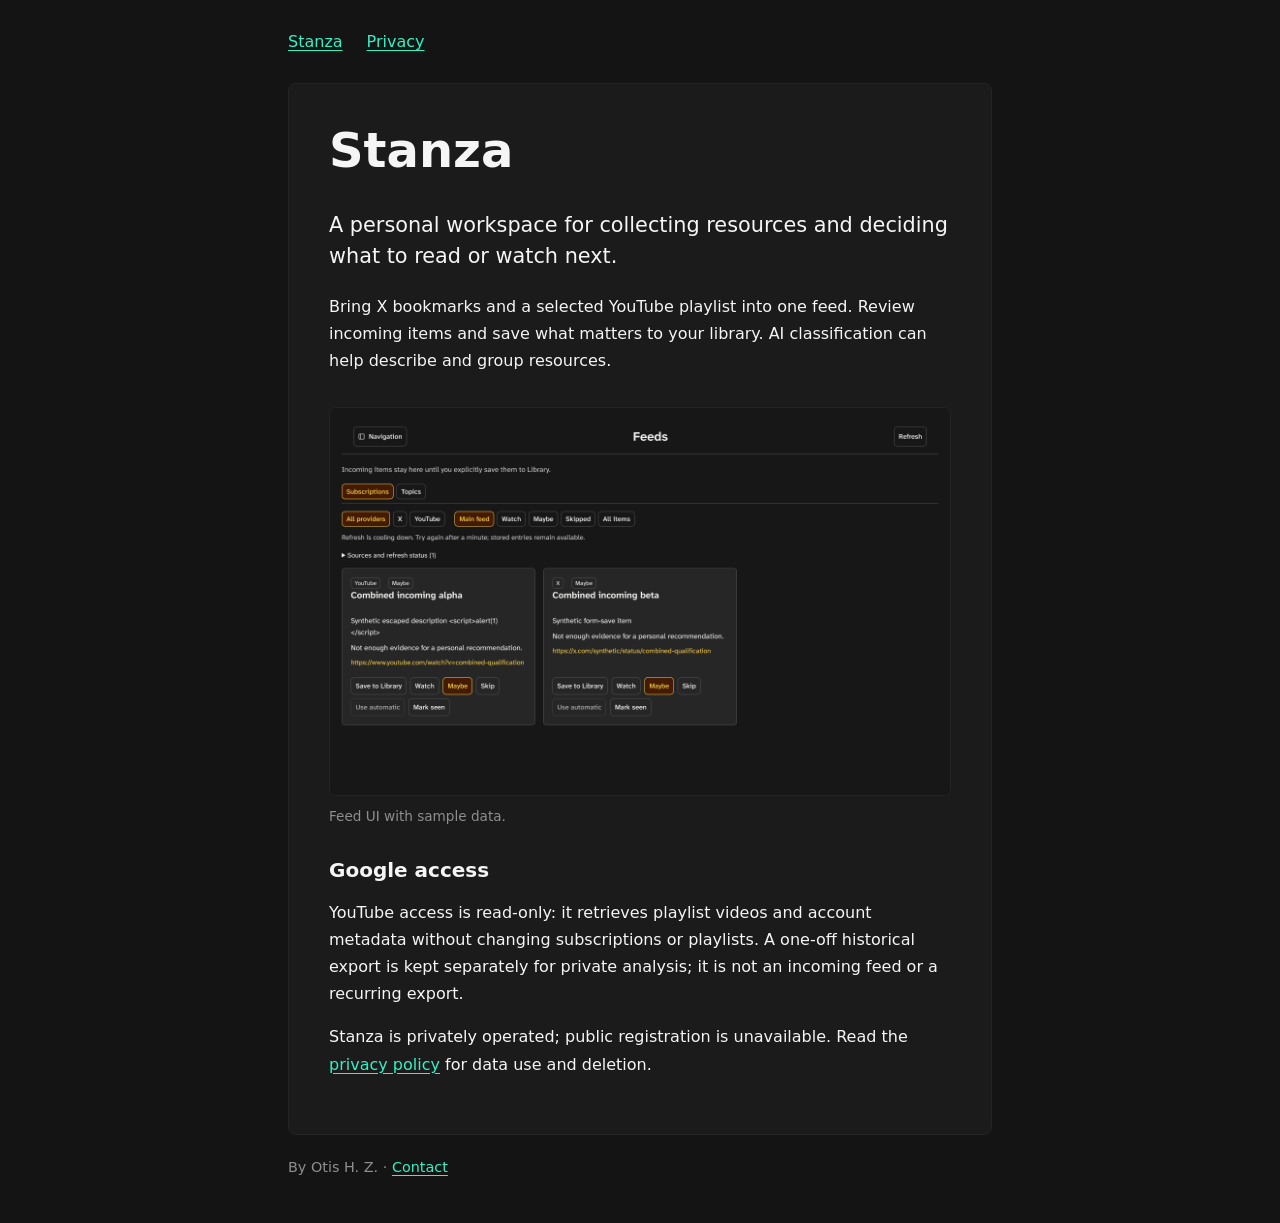
<file: index.html>
<!doctype html>
<html lang="en"><head><meta charset="utf-8"><meta name="viewport" content="width=device-width, initial-scale=1"><title>Stanza</title><meta http-equiv="refresh" content="0; url=/stanza/"><link rel="canonical" href="https://otishz.com/stanza/"></head><body><p><a href="/stanza/">Continue to Stanza</a></p></body></html>
</file>
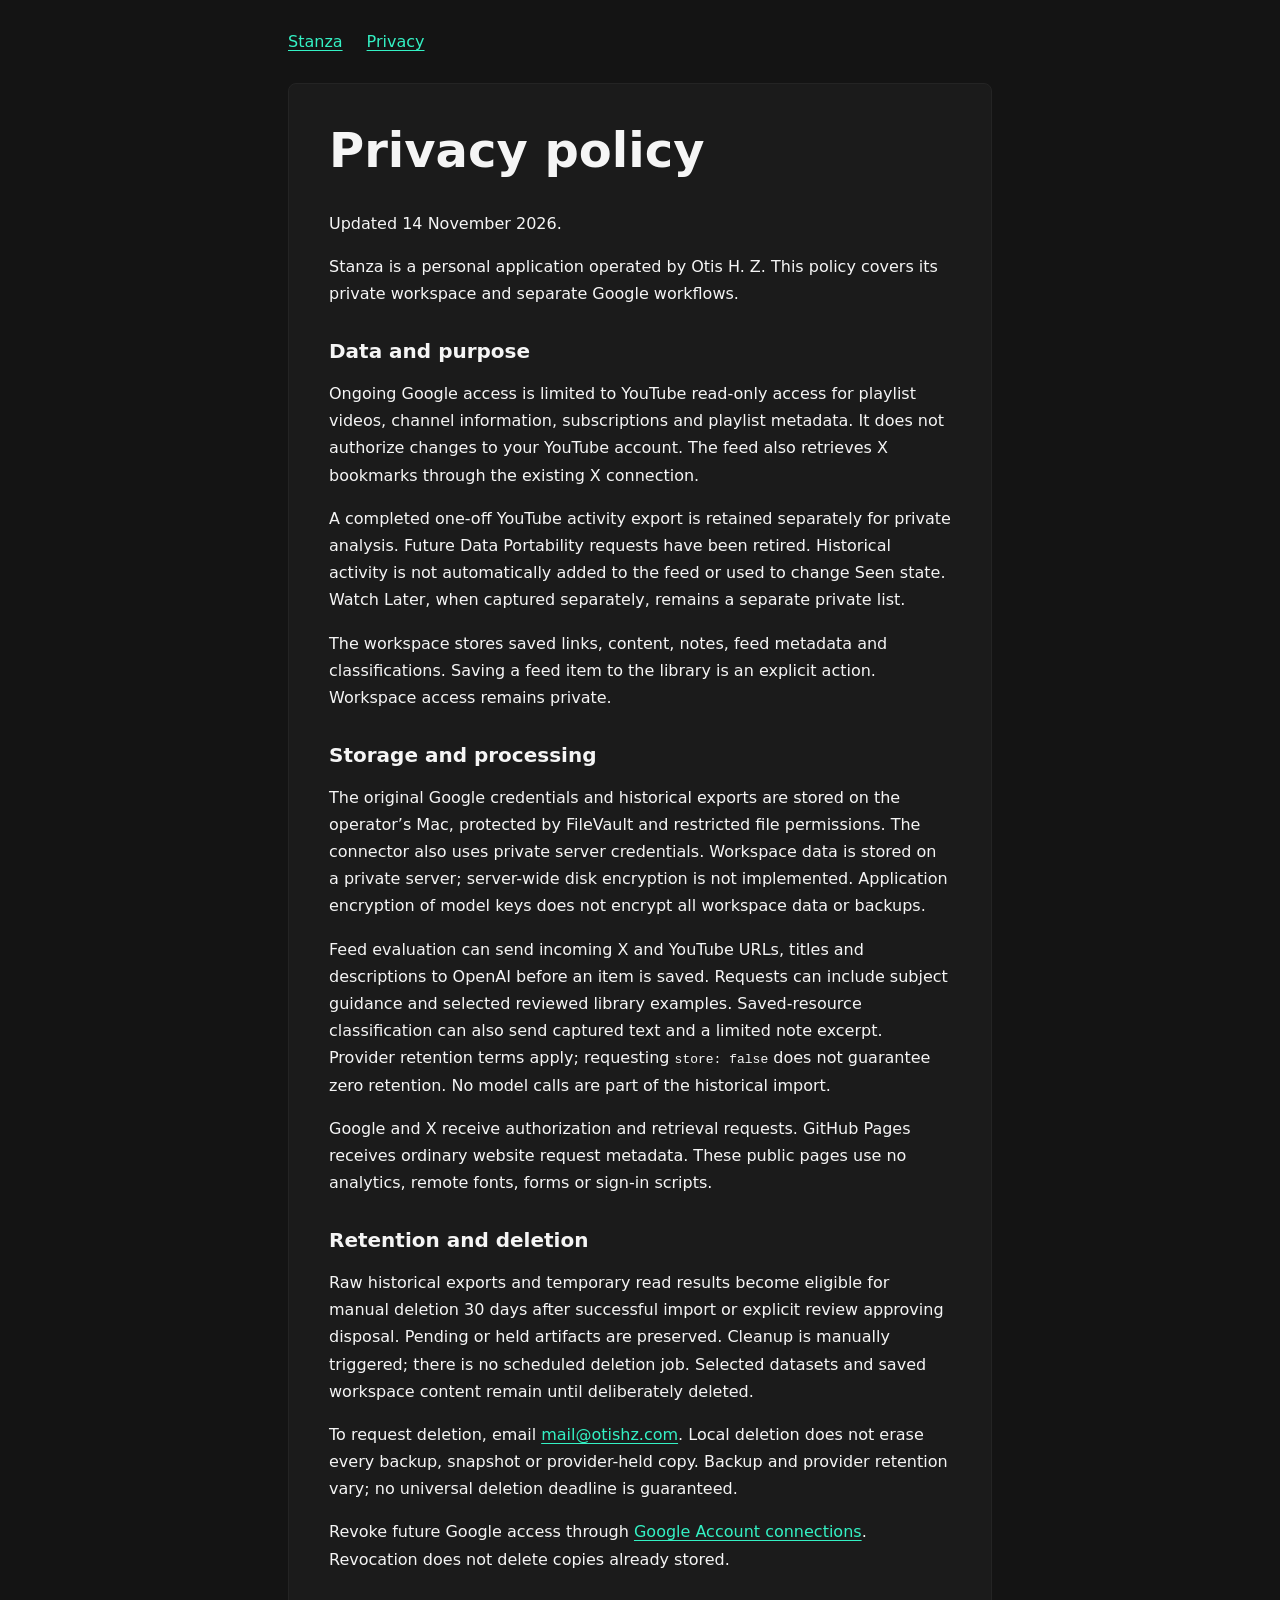
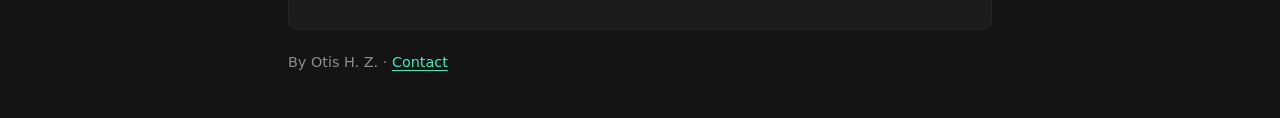
<file: privacy/index.html>
<!doctype html>
<html lang="en"><head><meta charset="utf-8"><meta name="viewport" content="width=device-width, initial-scale=1"><title>Stanza</title><meta http-equiv="refresh" content="0; url=/stanza/privacy/"><link rel="canonical" href="https://otishz.com/stanza/privacy/"></head><body><p><a href="/stanza/privacy/">Continue to Stanza</a></p></body></html>
</file>
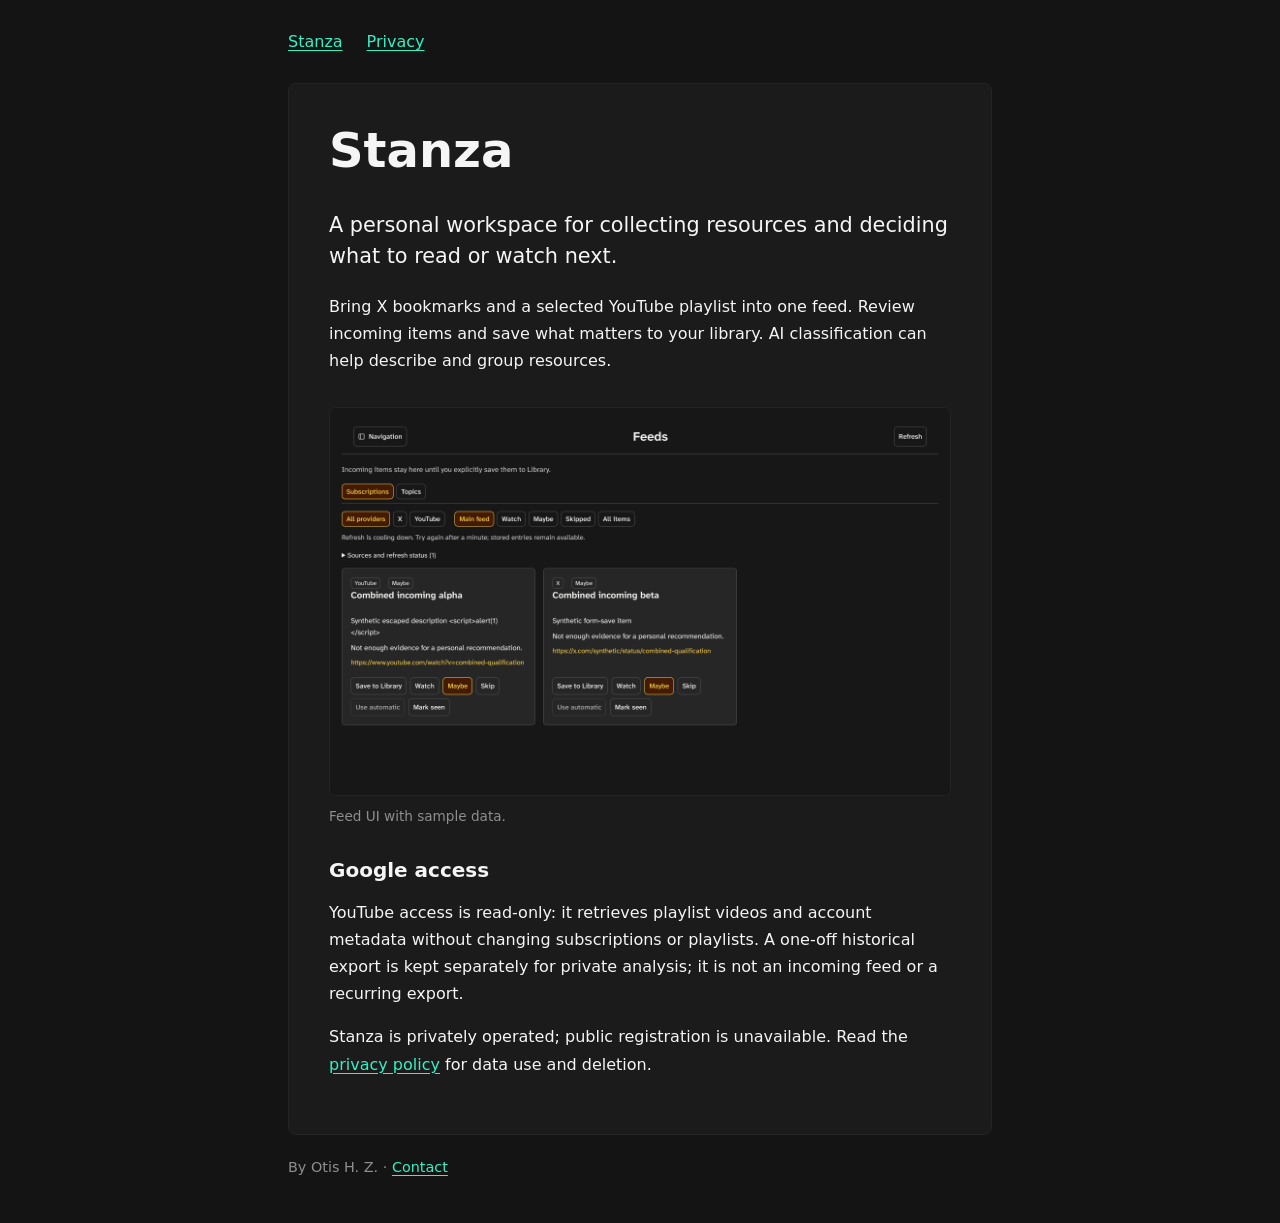
<file: stanza/index.html>
<!doctype html>
<html lang="en">
<head>
  <meta charset="utf-8">
  <meta name="viewport" content="width=device-width, initial-scale=1">
  <meta name="referrer" content="no-referrer">
  <title>Stanza</title>
  <meta name="description" content="A private workspace for saved resources, feeds and personal YouTube review.">
  <link rel="stylesheet" href="/style.css">
</head>
<body>
<header><nav aria-label="Main navigation"><a href="/stanza/">Stanza</a><a href="/stanza/privacy/">Privacy</a></nav></header>
<main>
<h1>Stanza</h1>
<p class="intro">A personal workspace for collecting resources and deciding what to read or watch next.</p>
<p>Bring X bookmarks and a selected YouTube playlist into one feed. Review incoming items and save what matters to your library. AI classification can help describe and group resources.</p>
<figure>
<a href="assets/feed.png"><img src="assets/feed.png" width="2560" height="1600" alt="Feed interface with provider filters, Watch, Maybe and Skip actions, and Save to Library."></a>
<figcaption>Feed UI with sample data.</figcaption>
</figure>
<h2>Google access</h2>
<p>YouTube access is read-only: it retrieves playlist videos and account metadata without changing subscriptions or playlists. A one-off historical export is kept separately for private analysis; it is not an incoming feed or a recurring export.</p>
<p>Stanza is privately operated; public registration is unavailable. Read the <a href="privacy/">privacy policy</a> for data use and deletion.</p>
</main>
<footer>By Otis H. Z. · <a href="mailto:mail@otishz.com">Contact</a></footer>
</body>
</html>
</file>
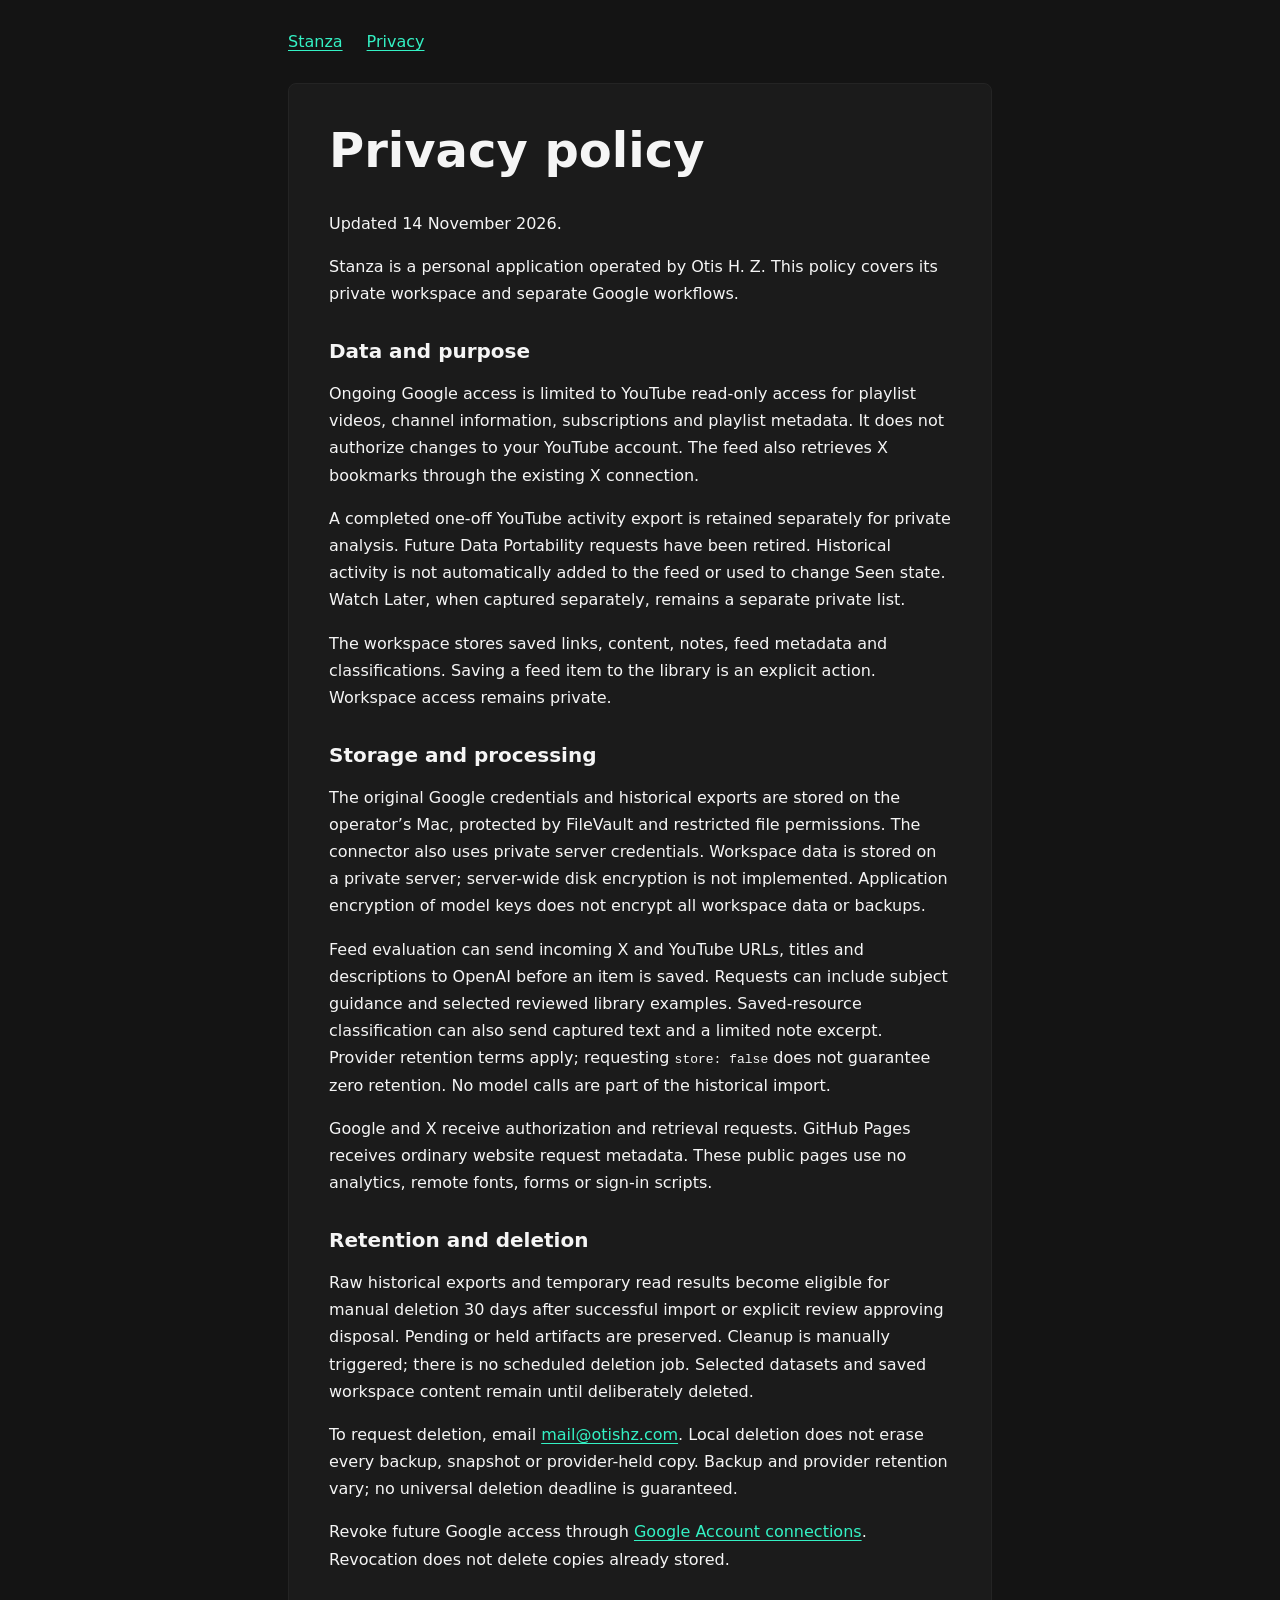
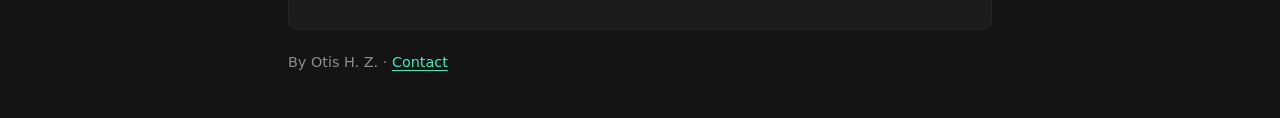
<file: stanza/privacy/index.html>
<!doctype html>
<html lang="en">
<head>
  <meta charset="utf-8">
  <meta name="viewport" content="width=device-width, initial-scale=1">
  <meta name="referrer" content="no-referrer">
  <title>Privacy · Stanza</title>
  <meta name="description" content="How Stanza handles Google data, saved resources and optional AI processing.">
  <link rel="stylesheet" href="/style.css">
</head>
<body>
<header><nav aria-label="Main navigation"><a href="/stanza/">Stanza</a><a href="/stanza/privacy/">Privacy</a></nav></header>
<main>
<h1>Privacy policy</h1>
<p>Updated <time datetime="2026-11-14">14 November 2026</time>.</p>
<p>Stanza is a personal application operated by Otis H. Z. This policy covers its private workspace and separate Google workflows.</p>
<h2>Data and purpose</h2>
<p>Ongoing Google access is limited to YouTube read-only access for playlist videos, channel information, subscriptions and playlist metadata. It does not authorize changes to your YouTube account. The feed also retrieves X bookmarks through the existing X connection.</p>
<p>A completed one-off YouTube activity export is retained separately for private analysis. Future Data Portability requests have been retired. Historical activity is not automatically added to the feed or used to change Seen state. Watch Later, when captured separately, remains a separate private list.</p>
<p>The workspace stores saved links, content, notes, feed metadata and classifications. Saving a feed item to the library is an explicit action. Workspace access remains private.</p>
<h2>Storage and processing</h2>
<p>The original Google credentials and historical exports are stored on the operator’s Mac, protected by FileVault and restricted file permissions. The connector also uses private server credentials. Workspace data is stored on a private server; server-wide disk encryption is not implemented. Application encryption of model keys does not encrypt all workspace data or backups.</p>
<p>Feed evaluation can send incoming X and YouTube URLs, titles and descriptions to OpenAI before an item is saved. Requests can include subject guidance and selected reviewed library examples. Saved-resource classification can also send captured text and a limited note excerpt. Provider retention terms apply; requesting <code>store: false</code> does not guarantee zero retention. No model calls are part of the historical import.</p>
<p>Google and X receive authorization and retrieval requests. GitHub Pages receives ordinary website request metadata. These public pages use no analytics, remote fonts, forms or sign-in scripts.</p>
<h2>Retention and deletion</h2>
<p>Raw historical exports and temporary read results become eligible for manual deletion 30 days after successful import or explicit review approving disposal. Pending or held artifacts are preserved. Cleanup is manually triggered; there is no scheduled deletion job. Selected datasets and saved workspace content remain until deliberately deleted.</p>
<p>To request deletion, email <a href="mailto:mail@otishz.com">mail@otishz.com</a>. Local deletion does not erase every backup, snapshot or provider-held copy. Backup and provider retention vary; no universal deletion deadline is guaranteed.</p>
<p>Revoke future Google access through <a href="https://myaccount.google.com/connections">Google Account connections</a>. Revocation does not delete copies already stored.</p>
</main>
<footer>By Otis H. Z. · <a href="mailto:mail@otishz.com">Contact</a></footer>
</body>
</html>
</file>
<file: style.css>
/* M4 Attention: exact semantic colors from the owner-supplied T3 theme. */
:root {
  color-scheme: dark;
  --canvas: oklch(0.191251 0 0);
  --surface: oklch(0.222129 0 0);
  --text: oklch(0.970151 0 0);
  --textMuted: oklch(0.646727 0 0);
  --border: oklch(0.260325 0 0);
  --focus: oklch(0.858008 0.157232 171.744);
  --accent: oklch(0.858008 0.157232 171.744);
  --codeBackground: oklch(0.222129 0 0);
  --codeForeground: oklch(0.970151 0 0);
  color: var(--text);
  background: var(--canvas);
  font-family: system-ui, sans-serif;
}
* { box-sizing: border-box; }
body { margin: 0; }
header, main, footer { width: min(100% - 2.5rem, 44rem); margin-inline: auto; }
header { padding-block: 2rem; }
nav { display: flex; flex-wrap: wrap; gap: 1.5rem; }
a { color: var(--accent); text-underline-offset: .2em; }
a:focus-visible { outline: 3px solid var(--focus); outline-offset: 5px; }
main { background: var(--surface); padding: clamp(1.25rem, 4vw, 2.5rem); border: 1px solid var(--border); border-radius: .5rem; }
h1 { font-size: clamp(2rem, 7vw, 3rem); line-height: 1.12; margin-top: 0; }
h2 { font-size: 1.25rem; margin-top: 2rem; }
p, li { line-height: 1.7; overflow-wrap: anywhere; }
li + li { margin-top: .6rem; }
ul { padding-left: 1.4rem; }
code { background: var(--codeBackground); color: var(--codeForeground); }
footer { padding-block: 1.5rem 3rem; font-size: .9rem; color: var(--textMuted); }

.intro { font-size: 1.3rem; line-height: 1.5; }
figure { margin: 2rem 0; }
figure img { display: block; width: 100%; height: auto; border: 1px solid var(--border); border-radius: .4rem; }
figcaption { margin-top: .6rem; color: var(--textMuted); font-size: .85rem; line-height: 1.5; }
</file>
